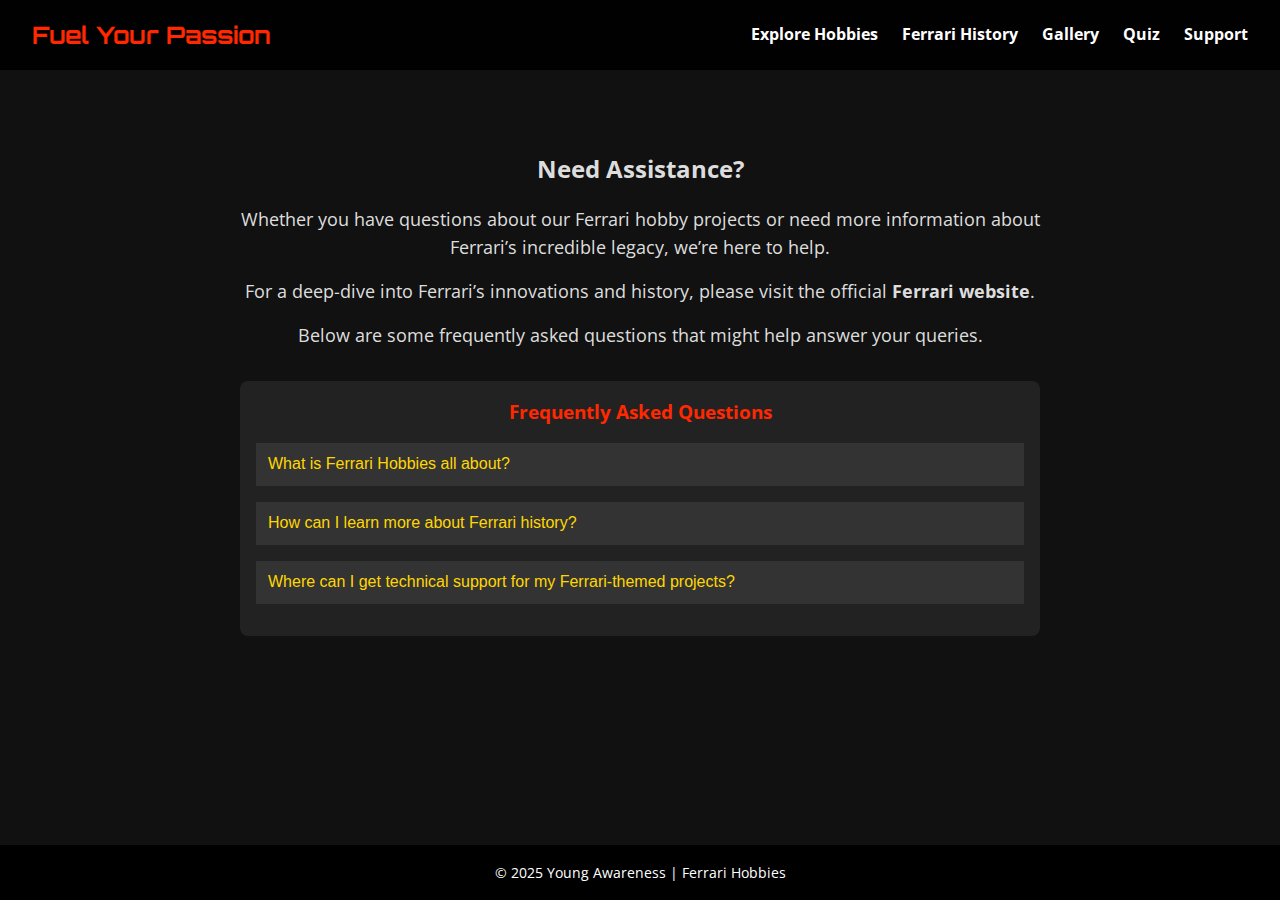
<file: contact.html>
<!DOCTYPE html>
<html lang="en">

<head>
  <meta charset="UTF-8" />
  <meta name="viewport" content="width=device-width, initial-scale=1.0" />
  <title>Support | Ferrari Hobbies</title>
  <link rel="stylesheet" href="css/style.css" />
  <link rel="icon" href="favicon.ico" type="image/x-icon" />
  <link href="https://fonts.googleapis.com/css2?family=Orbitron:wght@600&family=Open+Sans&display=swap"
    rel="stylesheet" />
</head>

<body>
  <div id="transition-overlay"></div>

  <nav class="navbar">
    <a href="index.html" style="text-decoration: none;">
      <h1 class="logo">Fuel Your Passion</h1>
    </a>
    <ul class="nav-links">
      <li><a href="explore.html">Explore Hobbies</a></li>
      <li><a href="history.html">Ferrari History</a></li>
      <li><a href="gallery.html">Gallery</a></li>
      <li><a href="quiz.html">Quiz</a></li>
      <li><a href="contact.html">Support</a></li>
    </ul>
  </nav>

  <main class="section contact">
    <div class="support-info">
      <h2>Need Assistance?</h2>
      <p>
        Whether you have questions about our Ferrari hobby projects or need
        more information about Ferrari’s incredible legacy, we’re here to
        help.
      </p>
      <p>
        For a deep-dive into Ferrari’s innovations and history, please visit
        the official
        <a class="custom-link" href="https://www.ferrari.com" target="_blank" rel="noopener noreferrer">Ferrari
          website</a>.
      </p>
      <p>
        Below are some frequently asked questions that might help answer your
        queries.
      </p>
    </div>

    <section class="faq">
      <h3>Frequently Asked Questions</h3>
      <div class="accordion">
        <div class="accordion-item">
          <button class="accordion-header">
            What is Ferrari Hobbies all about?
          </button>
          <div class="accordion-content">
            <p>
              Ferrari Hobbies by Young Awareness is your digital hub for everything
              Ferrari-inspired—from car sketching and model building to RC
              racing and racing-themed game development. We celebrate the art,
              innovation, and passion that Ferrari represents.
            </p>
          </div>
        </div>

        <div class="accordion-item">
          <button class="accordion-header">
            How can I learn more about Ferrari history?
          </button>
          <div class="accordion-content">
            <p>
              For a comprehensive look into Ferrari's storied past, please
              explore our Ferrari History section, or click the link to visit
              the official Ferrari website for more in-depth content.
            </p>
          </div>
        </div>

        <div class="accordion-item">
          <button class="accordion-header">
            Where can I get technical support for my Ferrari-themed projects?
          </button>
          <div class="accordion-content">
            <p>
              While we provide insights and creative inspiration here on
              Ferrari Hobbies, for technical support or product-specific
              inquiries, please consider reaching out to Ferrari or visiting
              industry-specific forums. We’re passionate about creativity, and
              we love sharing tips, but direct technical support might be best
              handled by the proffesionals.
            </p>
          </div>
        </div>
      </div>
    </section>
  </main>

  <footer>
    <p>© 2025 Young Awareness | Ferrari Hobbies</p>
  </footer>

  <script src="js/main.js"></script>
  <script>
    const accordionHeaders = document.querySelectorAll(".accordion-header");
    accordionHeaders.forEach((header) => {
      header.addEventListener("click", function () {
        const content = this.nextElementSibling;
        if (content.style.maxHeight) {
          content.style.maxHeight = null;
        } else {
          document.querySelectorAll(".accordion-content").forEach((acc) => {
            acc.style.maxHeight = null;
          });
          content.style.maxHeight = content.scrollHeight + "px";
        }
      });
    });
  </script>
</body>

</html>
</file>
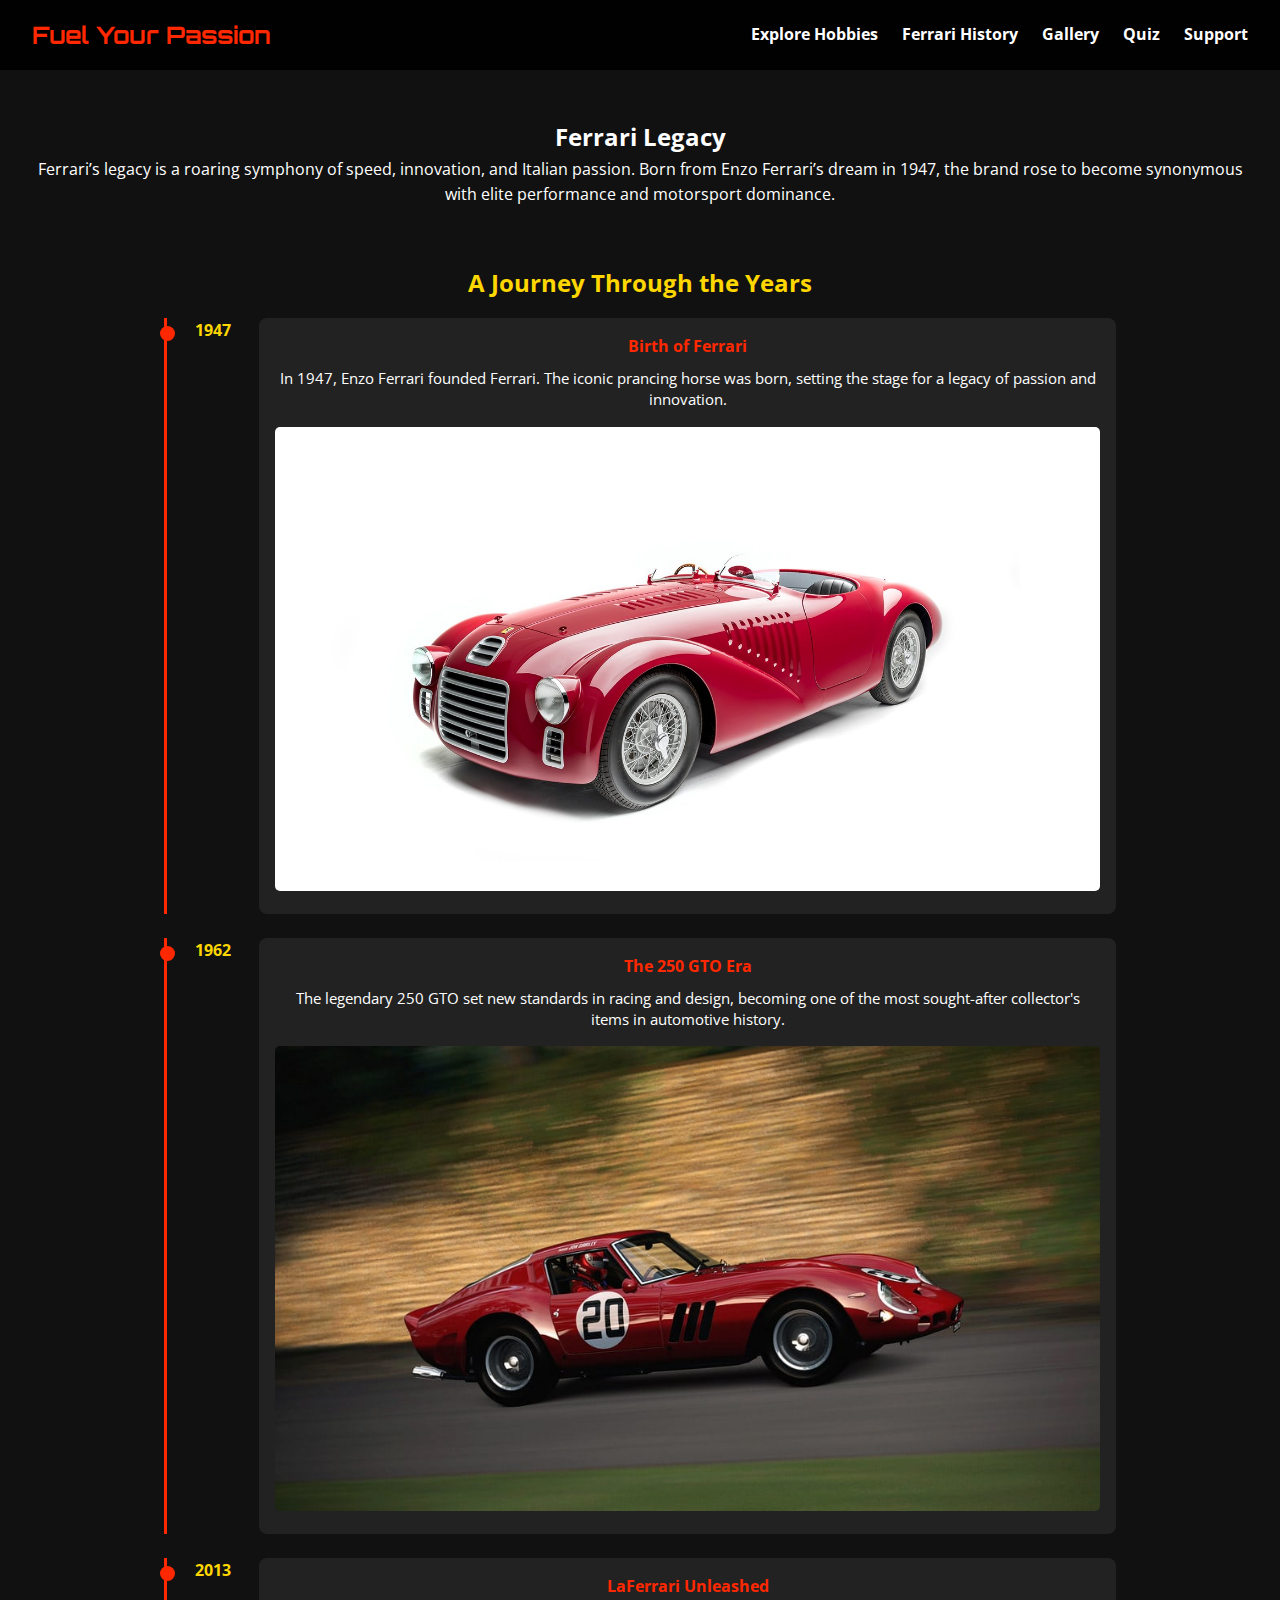
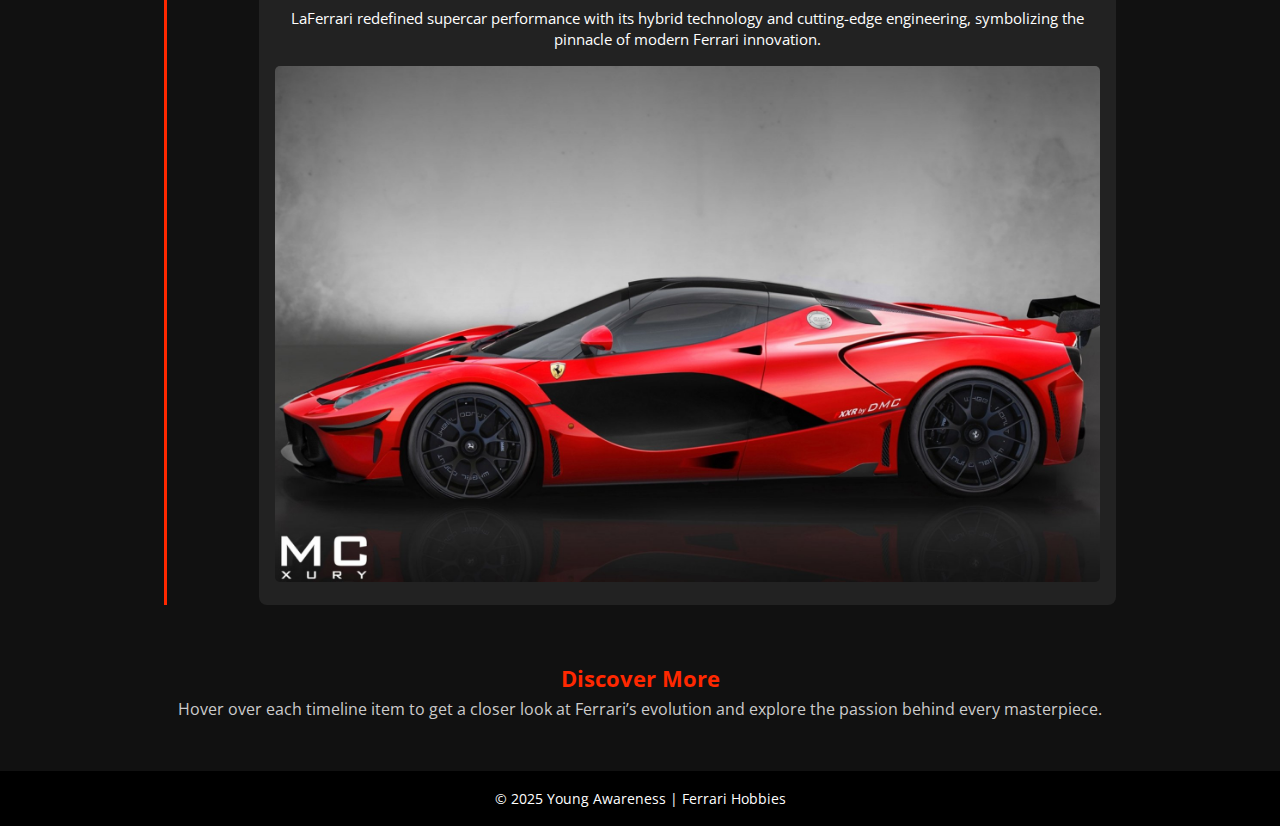
<file: history.html>
<!DOCTYPE html>
<html lang="en">

<head>
  <meta charset="UTF-8" />
  <meta name="viewport" content="width=device-width, initial-scale=1.0" />
  <title>Ferrari History | Ferrari Hobbies</title>
  <link rel="stylesheet" href="css/style.css" />
  <link rel="icon" href="favicon.ico" type="image/x-icon" />
  <link href="https://fonts.googleapis.com/css2?family=Orbitron:wght@600&family=Open+Sans&display=swap"
    rel="stylesheet" />
</head>

<body>
  <div id="transition-overlay"></div>

  <nav class="navbar">
    <!--<h1 clas s="logo">Fuel Your Passion</h1>-->
    <a href="index.html" style="text-decoration: none;">
      <h1 class="logo">Fuel Your Passion</h1>
    </a>
    <ul class="nav-links">
      <li><a href="explore.html">Explore Hobbies</a></li>
      <li><a href="history.html">Ferrari History</a></li>
      <li><a href="gallery.html">Gallery</a></li>
      <li><a href="quiz.html">Quiz</a></li>
      <li><a href="contact.html">Support</a></li>
    </ul>
  </nav>

  <main class="section history">
    <h2>Ferrari Legacy</h2>
    <p>
      Ferrari’s legacy is a roaring symphony of speed, innovation, and Italian
      passion. Born from Enzo Ferrari’s dream in 1947, the brand rose to
      become synonymous with elite performance and motorsport dominance.
    </p>

    <section class="timeline">
      <h3>A Journey Through the Years</h3>
      <div class="timeline-container">
        <div class="timeline-item">
          <div class="timeline-date">1947</div>
          <div class="timeline-content">
            <h4>Birth of Ferrari</h4>
            <p>
              In 1947, Enzo Ferrari founded Ferrari. The iconic prancing horse
              was born, setting the stage for a legacy of passion and
              innovation.
            </p>
            <img src="assets/history/ferrari1947.png" draggable="false" alt="Ferrari 1947" />
          </div>
        </div>

        <div class="timeline-item">
          <div class="timeline-date">1962</div>
          <div class="timeline-content">
            <h4>The 250 GTO Era</h4>
            <p>
              The legendary 250 GTO set new standards in racing and design,
              becoming one of the most sought-after collector's items in
              automotive history.
            </p>
            <img src="assets/history/250GTO.png" draggable="false" alt="250 GTO" />
          </div>
        </div>

        <div class="timeline-item">
          <div class="timeline-date">2013</div>
          <div class="timeline-content">
            <h4>LaFerrari Unleashed</h4>
            <p>
              LaFerrari redefined supercar performance with its hybrid
              technology and cutting-edge engineering, symbolizing the
              pinnacle of modern Ferrari innovation.
            </p>
            <img src="assets/history/laferrari.png" draggable="false" alt="LaFerrari" />
          </div>
        </div>
      </div>
    </section>

    <section class="interactive">
      <h3>Discover More</h3>
      <p>
        Hover over each timeline item to get a closer look at Ferrari’s
        evolution and explore the passion behind every masterpiece.
      </p>
    </section>
  </main>

  <footer>
    <p>© 2025 Young Awareness | Ferrari Hobbies</p>
  </footer>

  <script src="js/main.js"></script>
</body>

</html>
</file>
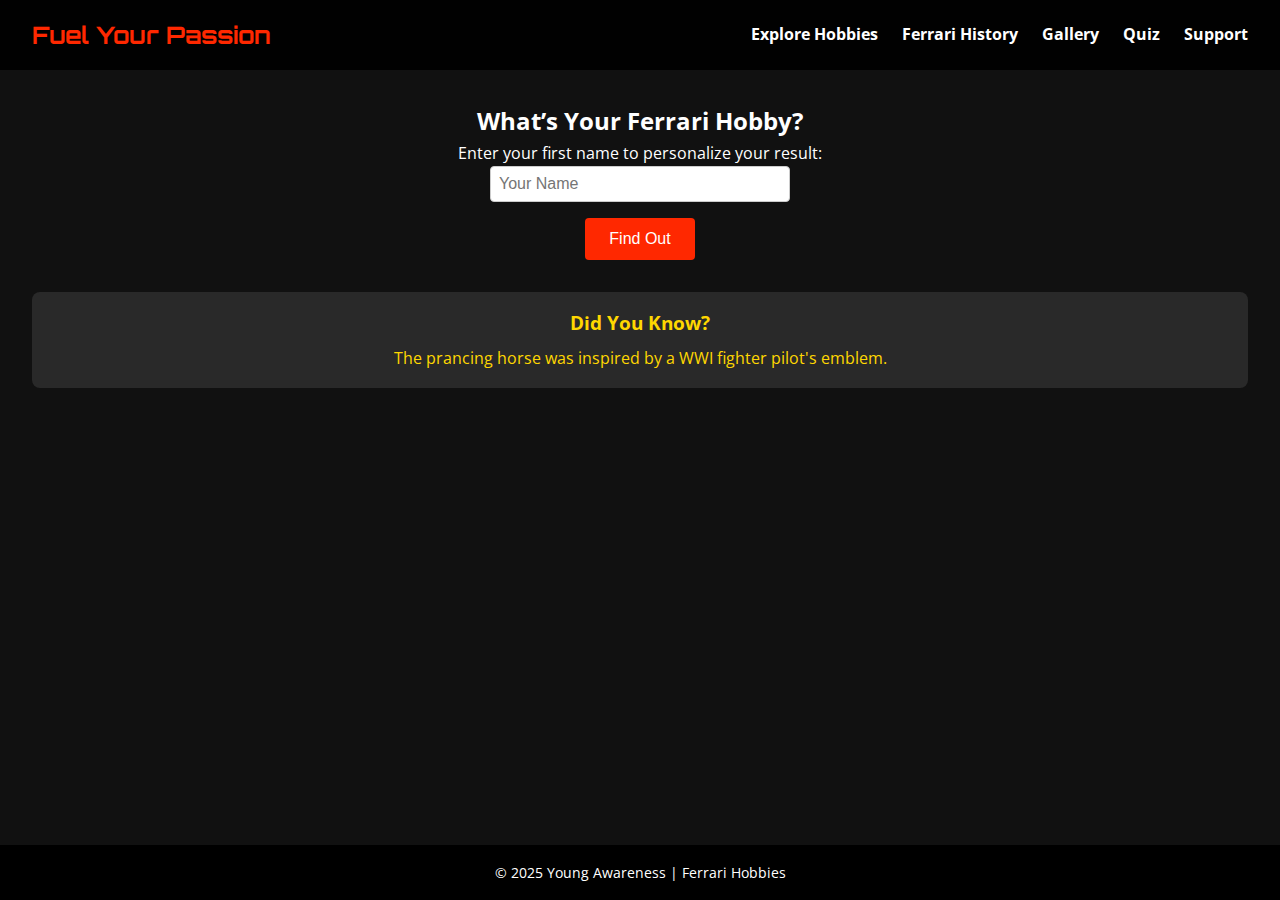
<file: quiz.html>
<!DOCTYPE html>
<html lang="en">

<head>
  <meta charset="UTF-8" />
  <meta name="viewport" content="width=device-width, initial-scale=1.0" />
  <title>Quiz | Ferrari Hobbies</title>
  <link rel="stylesheet" href="css/style.css" />
  <link rel="icon" href="favicon.ico" type="image/x-icon" />
  <link href="https://fonts.googleapis.com/css2?family=Orbitron:wght@600&family=Open+Sans&display=swap"
    rel="stylesheet" />
</head>

<body>
  <div id="transition-overlay"></div>

  <nav class="navbar">
    <a href="index.html" style="text-decoration: none;">
      <h1 class="logo">Fuel Your Passion</h1>
    </a>
    <ul class="nav-links">
      <li><a href="explore.html">Explore Hobbies</a></li>
      <li><a href="history.html">Ferrari History</a></li>
      <li><a href="gallery.html">Gallery</a></li>
      <li><a href="quiz.html">Quiz</a></li>
      <li><a href="contact.html">Support</a></li>
    </ul>
  </nav>

  <main class="section quiz">
    <h2>What’s Your Ferrari Hobby?</h2>
    <p>Enter your first name to personalize your result:</p>
    <input type="text" id="userName" placeholder="Your Name" />
    <br />
    <button onclick="runQuiz()">Find Out</button>
    <p id="loadingText" class="loading" style="display: none">
      Calculating your unique hobby...
    </p>
    <p id="quiz-result" class="quiz-result"></p>

    <section class="did-you-know">
      <h3>Did You Know?</h3>
      <p id="didYouKnowText"></p>
    </section>
  </main>

  <footer>
    <p>© 2025 Young Awareness | Ferrari Hobbies</p>
  </footer>

  <script src="js/main.js"></script>

  <script>
    const facts = [
      "Ferrari's first car, the 125 S, was built in 1947.",
      "The prancing horse was inspired by a WWI fighter pilot's emblem.",
      "Ferrari has won more than 240 Formula 1 races.",
      "The 250 GTO is one of the most valuable cars in the world.",
    ];

    function showRandomFact() {
      const randomFact = facts[Math.floor(Math.random() * facts.length)];
      document.getElementById("didYouKnowText").textContent = randomFact;
    }

    showRandomFact();
  </script>
</body>

</html>
</file>
<file: css/style.css>
html {
  height: 100%;
}

body {
  display: flex;
  flex-direction: column;
  min-height: 100vh;
  font-family: "Open Sans", sans-serif;
  background-color: #0d0d0d;
  color: white;
  line-height: 1.6;
  margin: 0;
  padding: 0;
}
#page-wrapper {
  flex: 1;
}

main {
  flex: 1;
}

* {
  margin: 0;
  padding: 0;
  box-sizing: border-box;
}

#transition-overlay {
  position: fixed;
  top: 0;
  left: 0;
  width: 100%;
  height: 100%;
  background-color: #0d0d0d;
  z-index: 9999;
  opacity: 1;
  transition: opacity 0.5s ease;
  pointer-events: none;
}

.hero {
  background: url("../assets/ferrari1.png") no-repeat center center/cover;
  height: 100vh;
  display: flex;
  flex-direction: column;
  justify-content: space-between;
}

.navbar {
  display: flex;
  justify-content: space-between;
  align-items: center;
  padding: 1rem 2rem;
  background-color: rgba(0, 0, 0, 0.85);
}

.logo {
  color: #ff2800;
  font-family: "Orbitron", sans-serif;
  font-size: 1.5rem;
  text-decoration: none;
}

.nav-links {
  display: flex;
  gap: 1.5rem;
  list-style: none;
}

.nav-links a {
  text-decoration: none;
  color: white;
  font-weight: bold;
  transition: color 0.3s;
}

.nav-links a:hover {
  color: #ffd700;
}

.intro {
  text-align: center;
  margin: auto;
  padding: 2rem;
}

.cta {
  display: inline-block;
  margin-top: 1rem;
  background: #ff2800;
  color: white;
  padding: 0.75rem 1.5rem;
  border-radius: 8px;
  text-decoration: none;
}

.section {
  padding: 3rem 2rem;
  text-align: center;
  background: #111;
}

.grid {
  display: grid;
  grid-template-columns: repeat(auto-fit, minmax(250px, 1fr));
  gap: 2rem;
  margin-top: 2rem;
}

.description {
  font-size: 0.95rem;
  margin-top: 0.5rem;
  color: #ccc;
  line-height: 1.4;
}

.video-section {
  margin: 2rem 0;
  text-align: center;
}

.video-section p {
  font-size: 1.1rem;
  margin-bottom: 1rem;
}

.video-container {
  position: relative;
  width: 100%;
  max-width: 1800px;
  margin: 0 auto;
  padding-bottom: 56.25%;
  height: 0;
}

.video-container iframe {
  position: absolute;
  top: 0;
  left: 0;
  width: 100%;
  height: 100%;
  border: none;
}

.timeline {
  margin: 2rem auto;
  max-width: 1000px;
  padding: 1.5rem;
}

.timeline h3 {
  text-align: center;
  margin-bottom: 1rem;
  font-size: 1.5rem;
  color: #ffd700;
}

.timeline-container {
  display: flex;
  flex-direction: column;
  gap: 1.5rem;
}

.timeline-item {
  display: flex;
  flex-direction: row;
  align-items: flex-start;
  border-left: 3px solid #ff2800;
  padding-left: 1rem;
  position: relative;
}

.timeline-item::before {
  content: "";
  position: absolute;
  left: -7px;
  top: 0.5rem;
  width: 15px;
  height: 15px;
  background-color: #ff2800;
  border-radius: 50%;
}

.timeline-date {
  font-weight: bold;
  margin-right: 1rem;
  min-width: 60px;
  color: #ffd700;
}

.timeline-content {
  background-color: #222;
  padding: 1rem;
  border-radius: 8px;
  flex: 1;
  transition: transform 0.3s ease;
}

.timeline-content h4 {
  margin-top: 0;
  color: #ff2800;
}

.timeline-content p {
  margin: 0.5rem 0;
  font-size: 0.95rem;
  line-height: 1.4;
}

.timeline-content img {
  width: 100%;
  border-radius: 5px;
  margin-top: 0.5rem;
}

.timeline-item:hover .timeline-content {
  transform: scale(1.02);
}

.interactive {
  text-align: center;
  margin-top: 2rem;
}

.interactive h3 {
  font-size: 1.4rem;
  color: #ff2800;
}

.interactive p {
  font-size: 1rem;
  color: #ccc;
}

.gallery .grid {
  display: grid;
  grid-template-columns: repeat(3, 1fr);
  gap: 1rem;
  padding: 1rem;
}
.gallery .grid img {
  width: 100%;
  height: auto;
  cursor: pointer;
  border-radius: 8px;
  transition: transform 0.3s ease;
}
.gallery .grid img:hover {
  transform: scale(1.05);
}
#lightbox {
  position: fixed;
  top: 0;
  left: 0;
  width: 100%;
  height: 100%;
  background: rgba(0, 0, 0, 0.8);
  display: flex;
  align-items: center;
  justify-content: center;
  visibility: hidden;
  opacity: 0;
  transition: opacity 0.3s ease;
  z-index: 10000;
}
#lightbox.active {
  visibility: visible;
  opacity: 1;
}
#lightbox img {
  max-width: 90%;
  max-height: 80%;
  border-radius: 8px;
}
#lightbox .close-btn {
  position: absolute;
  top: 20px;
  right: 30px;
  color: white;
  font-size: 2rem;
  cursor: pointer;
  z-index: 10001;
}

.quiz {
  text-align: center;
  padding: 2rem;
}
.quiz input[type="text"] {
  padding: 0.5rem;
  font-size: 1rem;
  border: 1px solid #ccc;
  border-radius: 4px;
  margin-bottom: 1rem;
  width: 80%;
  max-width: 300px;
}
.quiz button {
  padding: 0.75rem 1.5rem;
  background-color: #ff2800;
  color: #fff;
  border: none;
  border-radius: 4px;
  font-size: 1rem;
  cursor: pointer;
  transition: background-color 0.3s ease;
}
.quiz button:hover {
  background-color: #e02000;
}
.quiz-result {
  margin-top: 1.5rem;
  font-size: 1.2rem;
  font-weight: bold;
  color: #ffd700;
  animation: fadeIn 0.5s ease;
}
.loading {
  font-size: 1rem;
  color: #ccc;
  margin-top: 1.2rem;
}
@keyframes fadeIn {
  from {
    opacity: 0;
  }
  to {
    opacity: 1;
  }
}

.did-you-know {
  background-color: rgba(255, 255, 255, 0.1);
  padding: 1rem;
  margin-top: 2rem;
  border-radius: 8px;
  text-align: center;
  color: #ffd700;
}
.did-you-know h3 {
  margin-bottom: 0.5rem;
}

.support-info {
  text-align: center;
  margin: 2rem auto;
  max-width: 800px;
  color: #ddd;
}
.support-info p {
  font-size: 1.1rem;
  margin: 1rem 0;
}
.custom-link {
  color: #ff2800;
  text-decoration: underline;
  font-weight: bold;
}
.faq {
  max-width: 800px;
  margin: 2rem auto;
  background-color: #222;
  padding: 1rem;
  border-radius: 8px;
  color: #fff;
}
.faq h3 {
  text-align: center;
  margin-bottom: 1rem;
  color: #ff2800;
}
.accordion .accordion-item {
  margin-bottom: 1rem;
  border-bottom: 1px solid #333;
}
.accordion-header {
  background: #333;
  color: #ffd700;
  border: none;
  width: 100%;
  text-align: left;
  padding: 0.75rem;
  font-size: 1rem;
  cursor: pointer;
  outline: none;
  transition: background 0.3s;
}
.accordion-header:hover {
  background: #444;
}
.accordion-content {
  max-height: 0;
  overflow: hidden;
  transition: max-height 0.3s ease-out;
  background: #111;
  padding: 0 0.75rem;
}
.accordion-content p {
  padding: 0.75rem 0;
  margin: 0;
  font-size: 0.95rem;
}

.card {
  background: #1a1a1a;
  padding: 1rem;
  border-radius: 10px;
  transition: transform 0.3s;
}

.card:hover {
  transform: scale(1.05);
  background: #ff2800;
}

.card img {
  width: 100%;
  border-radius: 8px;
}

.slider img {
  width: 32%;
  height: 250px;
  object-fit: cover;
  margin: 0.5rem;
  border: 2px solid #ff2800;
  border-radius: 10px;
}

.custom-link {
  color: inherit;
  text-decoration: none;
}

.custom-link:hover {
  color: #ff2800;
  text-decoration: underline;
}

footer {
  background: #000;
  text-align: center;
  padding: 1rem;
  font-size: 0.9rem;
}

@media (max-width: 600px) {
  .nav-links {
    flex-direction: column;
    gap: 0.5rem;
  }

  .slider img {
    width: 80%;
  }
}

@media (max-width: 800px) {
  .gallery .grid {
    grid-template-columns: repeat(2, 1fr);
  }
}

@media (max-width: 500px) {
  .gallery .grid {
    grid-template-columns: 1fr;
  }
}
</file>
